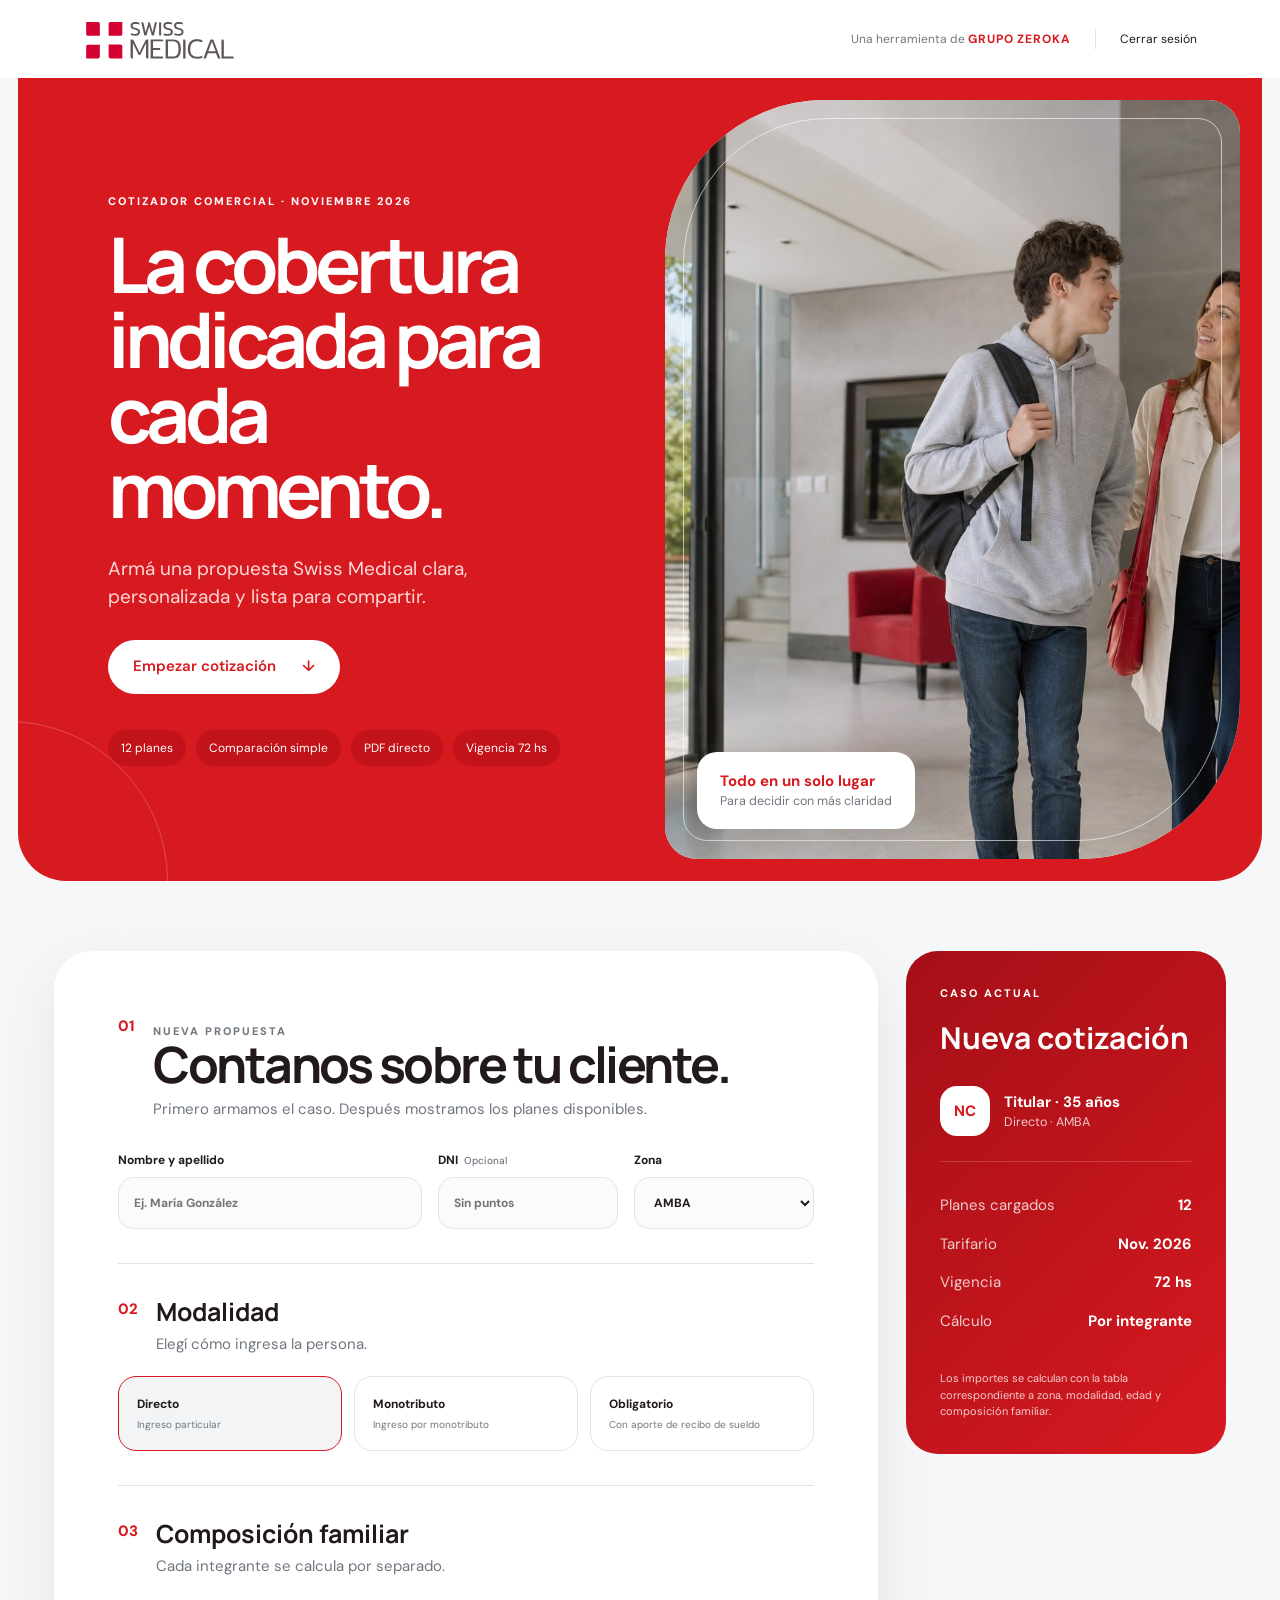
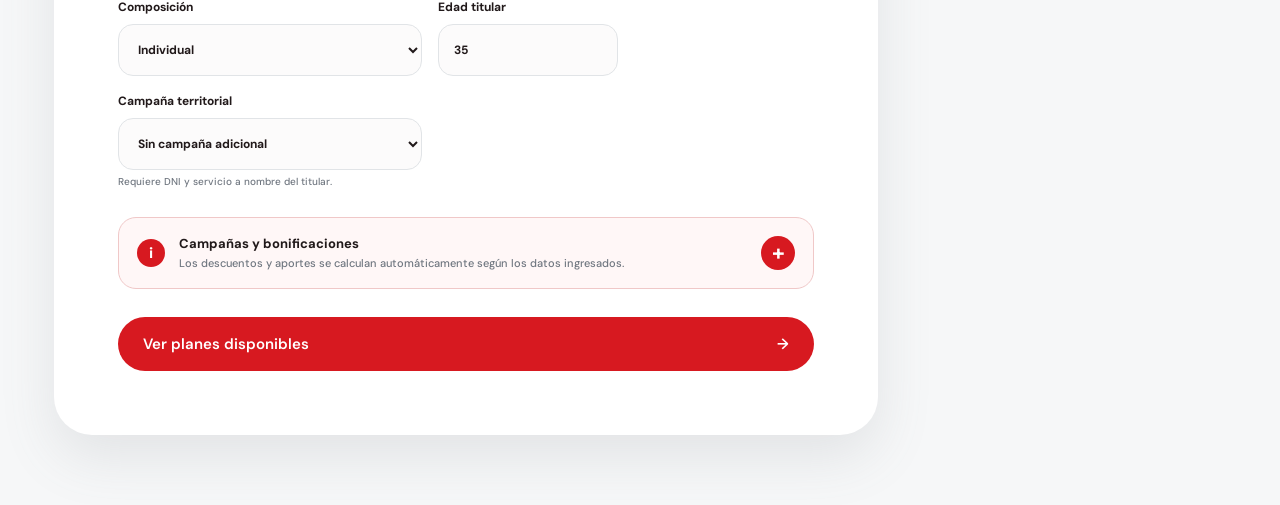
<file: index.html>
<!doctype html>
<html lang="es">
<head>
  <meta charset="utf-8">
  <meta name="viewport" content="width=device-width,initial-scale=1">
  <meta name="theme-color" content="#d71920">
  <title>Cotizador Swiss Medical · Grupo Zeroka</title>
  <link rel="stylesheet" href="css/styles.css">
  <link rel="stylesheet" href="css/final-audit.css">
  <link rel="stylesheet" href="css/quote-reference.css">
  <link rel="stylesheet" href="css/ui-corrections.css">
</head>
<body>
  <header class="site-header">
    <a class="brand brand--official" href="#inicio" aria-label="Swiss Medical Medicina Privada"><img src="assets/images/swiss-medical-logo.svg" alt="" width="166" height="56"></a>
    <div class="header-actions"><span>Una herramienta de <b>GRUPO ZEROKA</b></span><button id="logoutButton" class="link-button">Cerrar sesión</button></div>
  </header>

  <main>
    <section class="hero" id="inicio">
      <div class="hero-copy">
        <p class="eyebrow eyebrow--white">COTIZADOR COMERCIAL · NOVIEMBRE 2026</p>
        <h1>La cobertura indicada para cada momento.</h1>
        <p>Armá una propuesta Swiss Medical clara, personalizada y lista para compartir.</p>
        <button class="button button--white" data-scroll="#cotizador">Empezar cotización <span>↓</span></button>
        <div class="hero-pills"><span>12 planes</span><span>Comparación simple</span><span>PDF directo</span><span>Vigencia 72 hs</span></div>
      </div>
      <figure class="hero-image"><img src="assets/images/portal-family.jpg" alt="Familia en un hogar luminoso"><figcaption><strong>Todo en un solo lugar</strong><small>Para decidir con más claridad</small></figcaption></figure>
      <div class="hero-orbit" aria-hidden="true"></div>
    </section>

    <section class="quote-layout" id="cotizador">
      <div class="form-card">
        <div class="section-heading"><span>01</span><div><p class="eyebrow">NUEVA PROPUESTA</p><h2>Contanos sobre tu cliente.</h2><p>Primero armamos el caso. Después mostramos los planes disponibles.</p></div></div>
        <form id="quoteForm">
          <div class="field-grid field-grid--3">
            <label><span class="field-label">Nombre y apellido</span><input id="clientName" required placeholder="Ej. María González"></label>
            <label><span class="field-label">DNI <small class="field-help">Opcional</small></span><input id="clientDni" inputmode="numeric" placeholder="Sin puntos"></label>
            <label><span class="field-label">Zona</span><select id="zone"><option>AMBA</option><option>Buenos Aires Interior / Santa Fe</option><option>Córdoba</option><option>Patagonia / Salta</option><option>Resto del país</option><option>Tierra del Fuego</option></select></label>
          </div>
          <hr>
          <div class="section-heading section-heading--small"><span>02</span><div><h3>Modalidad</h3><p>Elegí cómo ingresa la persona.</p></div></div>
          <div class="choice-row" id="modalityChoices">
            <label class="choice active"><input type="radio" name="modality" value="Directo" checked><b>Directo</b><small>Ingreso particular</small></label>
            <label class="choice"><input type="radio" name="modality" value="Monotributo"><b>Monotributo</b><small>Ingreso por monotributo</small></label>
            <label class="choice"><input type="radio" name="modality" value="Relación de dependencia"><b>Obligatorio</b><small>Con aporte de recibo de sueldo</small></label>
          </div>
          <div class="field-grid field-grid--3 conditional-row" id="receiptContributionWrap" hidden>
            <label>Aporte del recibo de sueldo<input id="receiptContribution" type="number" min="0" step="0.01" inputmode="decimal" placeholder="Ej. 20000"><small class="field-help">El aporte computable se calcula automáticamente a partir del importe informado.</small></label>
          </div>
          <hr>
          <div class="section-heading section-heading--small"><span>03</span><div><h3>Composición familiar</h3><p>Cada integrante se calcula por separado.</p></div></div>
          <div class="field-grid field-grid--3">
            <label>Composición<select id="familyType"><option value="individual">Individual</option><option value="partner">Titular + pareja</option><option value="children">Titular + hijo(s)</option><option value="partner_children">Titular + pareja + hijo(s)</option></select></label>
            <label>Edad titular<input id="age" type="number" min="0" value="35" required></label>
            <label id="partnerAgeWrap" hidden>Edad pareja<input id="partnerAge" type="number" min="18" value="35"></label>
          </div>
          <div class="field-grid field-grid--3 conditional-row">
            <label id="childrenWrap" hidden>Cantidad de hijos<input id="children" type="number" min="1" step="1" value="1"></label>
            <label id="specialDiscountWrap">Campaña territorial<select id="specialDiscount"><option value="none">Sin campaña adicional</option><option value="nordelta_tigre">Nordelta / Tigre / Pilar / Escobar</option></select><small class="field-help">Requiere DNI y servicio a nombre del titular.</small></label>
          </div>
          <div id="childrenAgesWrap" class="children-ages-wrap" hidden>
            <p class="children-ages-title">Edad de cada hijo</p>
            <div id="childrenAgeFields" class="children-ages"></div>
            <small>Los hijos pueden incorporarse hasta los 25 años. De 22 a 25 años usan tarifa de hijo adicional.</small>
          </div>

          <details class="campaign-info">
            <summary>
              <span class="campaign-info-icon">i</span>
              <span class="campaign-info-copy"><b>Campañas y bonificaciones</b><small>Los descuentos y aportes se calculan automáticamente según los datos ingresados.</small></span>
              <span class="campaign-toggle" aria-hidden="true"></span>
            </summary>
            <div class="campaign-info-body">
              <p><b>Campañas vigentes por 12 meses.</b></p>
              <p>En modalidad <b>Directo</b>, los adultos reciben un 15% de bonificación y los menores de hasta 25 años y 11 meses un 50%, incluso cuando ingresan solos como titular.</p>
              <p>En modalidad <b>Obligatorio</b>, los menores de hasta 25 años y 11 meses reciben un 50% de bonificación y, a partir de los 26 años, un 15%. Además, el sistema toma el aporte informado del recibo de sueldo y descuenta automáticamente el aporte computable correspondiente.</p>
              <p>En la campaña <b>Nordelta / Tigre / Pilar / Escobar</b>, los adultos reciben un 25% y los menores un 50%.</p>
              <p><b>Monotributo</b> es la única campaña no combinable: todos los integrantes, incluidos los menores, reciben un 25%. Para esta modalidad se requieren los formularios <b>184 y 152 de ARCA</b>.</p>
              <p><b>Todas las bonificaciones, campañas y aportes se calculan y aplican automáticamente</b> según la modalidad, edad, zona y composición familiar ingresadas.</p>
            </div>
          </details>

          <button class="button button--red button--wide" type="submit"><span>Ver planes disponibles</span><span>→</span></button>
        </form>
      </div>
      <aside class="case-card">
        <p class="eyebrow eyebrow--white">CASO ACTUAL</p><h3 id="caseName">Nueva cotización</h3>
        <div class="case-person"><span id="caseInitials">SM</span><div><b id="caseComposition">Titular · 35 años</b><small id="caseMode">Directo · AMBA</small></div></div>
        <dl><div><dt>Planes cargados</dt><dd>12</dd></div><div><dt>Tarifario</dt><dd>Nov. 2026</dd></div><div><dt>Vigencia</dt><dd>72 hs</dd></div><div><dt>Cálculo</dt><dd>Por integrante</dd></div></dl>
        <p class="case-foot">Los importes se calculan con la tabla correspondiente a zona, modalidad, edad y composición familiar.</p>
      </aside>
    </section>

    <section class="plans-section" id="resultados" hidden>
      <div class="results-head"><div><p class="eyebrow">PROPUESTA PREPARADA</p><h2>Elegí el plan para tu cliente.</h2><p>Solo se muestran los planes disponibles para la zona, modalidad y edades elegidas.</p></div><button class="button button--outline" data-scroll="#cotizador">← Modificar datos</button></div>
      <div class="filters" id="planFilters"></div>
      <div class="plans-grid" id="plansGrid"></div>
    </section>

    <section class="selected-bar" id="selectedBar" hidden>
      <div><p>PLAN SELECCIONADO</p><h2 id="selectedName">SMG20</h2><small>Propuesta visual preparada</small></div>
      <div class="selected-price"><p>VALOR MENSUAL FINAL</p><strong>Elegí un plan</strong><small>Incluye lista, bonificaciones y aportes cuando corresponde</small></div>
      <div class="selected-actions"><button class="button button--ghost" data-scroll="#resultados">Cambiar</button><button class="button button--white" id="openQuote">Ver cotización →</button></div>
    </section>
  </main>

  <dialog id="quoteDialog" class="quote-dialog">
    <div class="dialog-toolbar"><div><b>Vista previa de cotización</b><small>6 páginas base · formato Swiss Medical</small></div><div><button id="printQuote" class="button button--red">Descargar PDF</button><button id="closeQuote" class="icon-button" aria-label="Cerrar">×</button></div></div>
    <div class="quote-pages" id="quotePages"></div>
  </dialog>
  <script src="js/data-demo.js"></script>
  <script src="js/tariff-nov26-update.js"></script>
  <script src="js/benefits.js"></script>
  <script src="js/quote-engine.js"></script>
  <script src="assets/vendor/html2canvas.min.js"></script>
  <script src="assets/vendor/jspdf.umd.min.js"></script>
  <script src="assets/vendor/pdf-lib.min.js"></script>
  <script src="js/app.js"></script>
  <script src="js/receipt-contribution-hotfix.js"></script>
  <script src="js/quote-reference.js"></script>
  <script src="js/pdf-from-preview.js"></script>
</body>
</html>
</file>
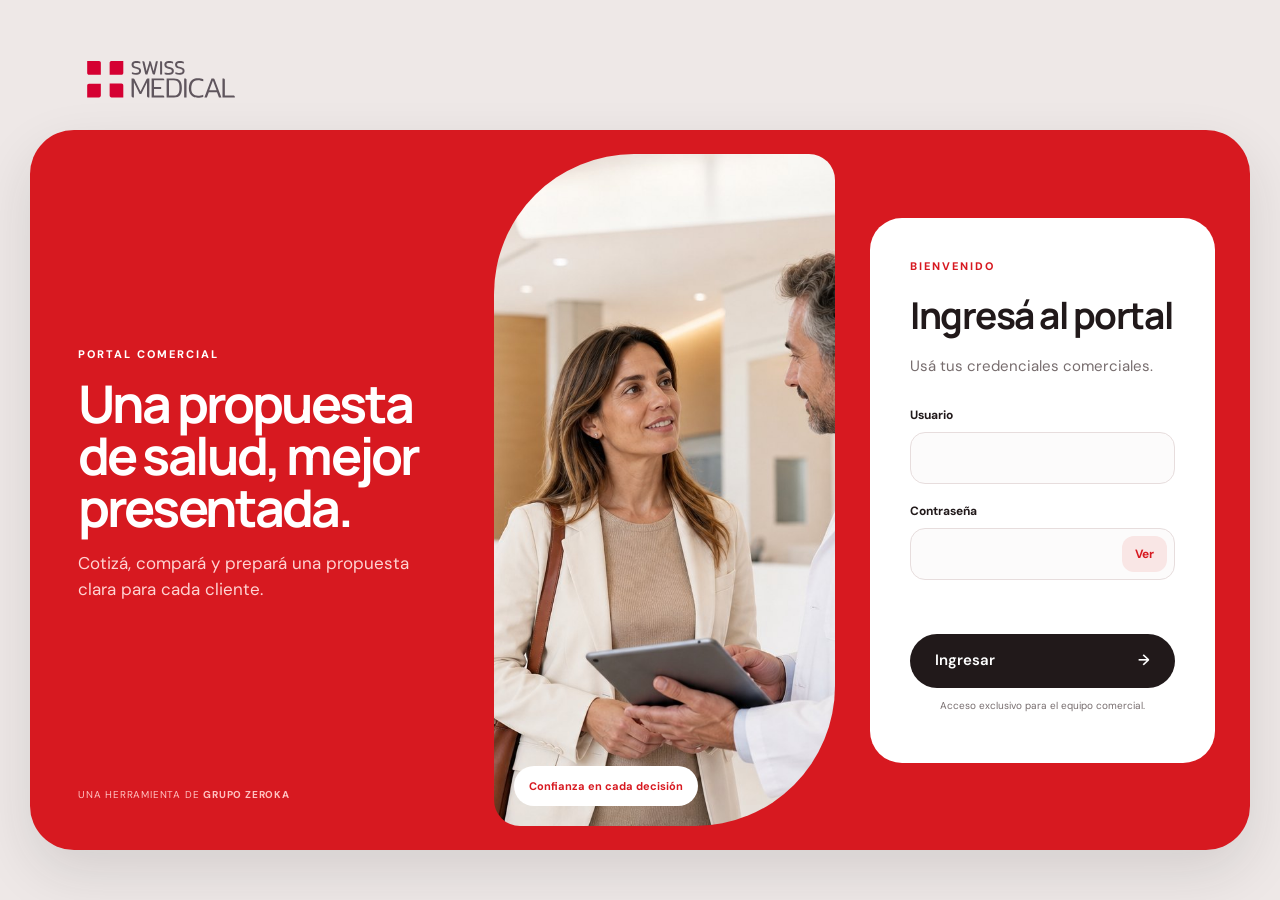
<file: login.html>
<!doctype html>
<html lang="es">
<head>
  <meta charset="utf-8">
  <meta name="viewport" content="width=device-width,initial-scale=1">
  <meta name="theme-color" content="#d71920">
  <title>Swiss Medical · Portal comercial</title>
  <link rel="stylesheet" href="css/styles.css">
</head>
<body class="login-page">
  <main class="login-shell">
    <section class="login-brand" aria-label="Presentación">
      <a class="brand brand--official brand--login" href="login.html" aria-label="Swiss Medical Medicina Privada">
        <img src="assets/images/swiss-medical-logo.svg" alt="" width="166" height="56">
      </a>
      <div class="login-copy">
        <p class="eyebrow eyebrow--white">PORTAL COMERCIAL</p>
        <h1>Una propuesta de salud, mejor presentada.</h1>
        <p>Cotizá, compará y prepará una propuesta clara para cada cliente.</p>
      </div>
      <p class="zeroka">UNA HERRAMIENTA DE <b>GRUPO ZEROKA</b></p>
    </section>
    <figure class="login-photo"><img src="assets/images/login-doctor.jpg" alt="Una asesora conversando con un médico"><figcaption>Confianza en cada decisión</figcaption></figure>
    <section class="login-card">
      <p class="eyebrow">BIENVENIDO</p>
      <h2>Ingresá al portal</h2>
      <p class="muted">Usá tus credenciales comerciales.</p>
      <form id="loginForm" autocomplete="on">
        <label>Usuario<input name="username" autocomplete="username" required></label>
        <label>Contraseña<span class="password-wrap"><input id="password" name="password" type="password" autocomplete="current-password" required><button type="button" id="showPassword">Ver</button></span></label>
        <p class="form-error" id="loginError" role="alert"></p>
        <button class="button button--dark button--wide" type="submit"><span>Ingresar</span><span>→</span></button>
      </form>
      <p class="login-note">Acceso exclusivo para el equipo comercial.</p>
    </section>
  </main>
  <script src="auth/login.js"></script>
</body>
</html>
</file>
<file: css/styles.css>
@import url('https://fonts.googleapis.com/css2?family=DM+Sans:wght@400;500;600;700&family=Manrope:wght@500;600;700;800&display=swap');
:root{--red:#d71920;--red-dark:#a50f17;--wine:#4b4b4f;--rose:#f9e6e5;--paper:#f7f5f4;--ink:#21191a;--muted:#776d6e;--line:#e7dddd;--white:#fff;--radius:38px;--shadow:0 22px 55px rgba(32,32,32,.12)}
[hidden]{display:none!important}
*{box-sizing:border-box}html{scroll-behavior:smooth}body{margin:0;background:var(--paper);color:var(--ink);font:15px/1.5 'DM Sans',sans-serif}button,input,select{font:inherit}button{cursor:pointer}img{display:block;width:100%}.brand{display:inline-flex;align-items:center;gap:12px;color:var(--red);text-decoration:none}.brand strong{display:block;font:800 20px/1 'Manrope',sans-serif;letter-spacing:-.04em}.brand small{display:block;margin-top:4px;font-size:7px;letter-spacing:.25em}.brand--white{color:#fff}.brand-mark{display:grid;grid-template-columns:repeat(2,14px);gap:3px;transform:rotate(45deg)}.brand-mark i{width:14px;height:14px;border-radius:4px;background:currentColor}.brand--official{flex:0 0 auto;line-height:0}.brand--official img{width:166px;height:56px;object-fit:contain}.site-header{height:78px;padding:0 clamp(24px,6vw,86px);display:flex;align-items:center;justify-content:space-between;background:#fff}.header-actions{display:flex;align-items:center;gap:24px;color:var(--muted);font-size:12px}.header-actions b{color:var(--red);letter-spacing:.08em}.link-button{border:0;border-left:1px solid var(--line);background:none;padding-left:24px;color:var(--ink)}
.hero{position:relative;min-height:720px;margin:0 18px;border-radius:0 0 48px 48px;overflow:hidden;background:var(--red);color:#fff;display:grid;grid-template-columns:52% 48%}.hero-copy{z-index:2;padding:clamp(70px,9vw,120px) clamp(42px,7vw,100px)}.eyebrow{margin:0 0 16px;color:var(--red);font-size:11px;font-weight:800;letter-spacing:.18em}.eyebrow--white{color:#fff}.hero h1{max-width:650px;margin:0;font:700 clamp(48px,6vw,88px)/.98 'Manrope',sans-serif;letter-spacing:-.065em}.hero-copy>p:not(.eyebrow){max-width:560px;margin:28px 0;color:#ffd9d8;font-size:19px}.hero-image{position:relative;margin:22px 22px 22px 0;overflow:hidden;border-radius:160px 32px 160px 32px;background:#fff}.hero-image img{height:100%;object-fit:cover;object-position:60% center}.hero-image:after{content:"";position:absolute;inset:18px;border:1px solid rgba(255,255,255,.6);border-radius:145px 24px 145px 24px}.hero-image figcaption{position:absolute;z-index:2;left:32px;bottom:30px;padding:18px 23px;border-radius:20px;background:#fff;color:var(--ink);box-shadow:var(--shadow)}.hero-image figcaption strong,.hero-image figcaption small{display:block}.hero-image figcaption strong{color:var(--red)}.hero-image figcaption small{color:var(--muted)}.hero-pills{display:flex;flex-wrap:wrap;gap:10px;margin-top:36px}.hero-pills span{padding:9px 13px;border-radius:999px;background:rgba(120,0,0,.22);font-size:12px}.hero-orbit{position:absolute;width:320px;height:320px;border:1px solid rgba(255,255,255,.22);border-radius:50%;left:-170px;bottom:-160px}.button{display:inline-flex;align-items:center;justify-content:space-between;gap:26px;min-height:54px;padding:0 24px;border:1px solid transparent;border-radius:999px;font-weight:600}.button--white{background:#fff;color:var(--red)}.button--red{background:var(--red);color:#fff}.button--dark{background:var(--ink);color:#fff}.button--outline{border-color:var(--line);background:#fff;color:var(--ink)}.button--ghost{border-color:rgba(255,255,255,.4);background:transparent;color:#fff}.button--wide{width:100%}
.quote-layout{display:grid;grid-template-columns:minmax(0,1fr) 320px;gap:28px;max-width:1220px;margin:70px auto;padding:0 24px}.form-card{padding:clamp(30px,5vw,64px);border-radius:var(--radius);background:#fff;box-shadow:var(--shadow)}.section-heading{display:flex;gap:18px;align-items:flex-start;margin-bottom:30px}.section-heading>span{color:var(--red);font-weight:800}.section-heading h2{margin:0;font:700 clamp(30px,4vw,50px)/1.02 'Manrope';letter-spacing:-.05em}.section-heading h3{margin:0;font:700 25px/1.1 'Manrope'}.section-heading p{margin:8px 0 0;color:var(--muted)}.section-heading--small{margin-bottom:20px}.field-grid{display:grid;gap:16px}.field-grid--3{grid-template-columns:1.35fr .8fr .8fr}label{display:grid;gap:8px;font-size:12px;font-weight:700}input,select{width:100%;height:52px;padding:0 15px;border:1px solid var(--line);border-radius:15px;background:#fcfbfb;color:var(--ink);outline:none}input:focus,select:focus{border-color:var(--red);box-shadow:0 0 0 3px var(--rose)}hr{margin:34px 0;border:0;border-top:1px solid var(--line)}.choice-row{display:grid;grid-template-columns:repeat(3,1fr);gap:12px}.choice{position:relative;display:block;padding:18px;border:1px solid var(--line);border-radius:18px}.choice input{position:absolute;opacity:0}.choice b,.choice small{display:block}.choice small{margin-top:4px;color:var(--muted);font-weight:400}.choice.active{border-color:var(--red);background:var(--rose)}.notice{display:flex;gap:12px;margin:28px 0;padding:16px;border-radius:16px;background:#f5f1f0;color:var(--muted);font-size:12px}.notice>span{display:grid;place-items:center;flex:0 0 26px;height:26px;border-radius:50%;background:var(--red);color:#fff;font-weight:800}.notice p{margin:0}.notice b{color:var(--ink)}.case-card{position:sticky;top:24px;align-self:start;padding:34px;border-radius:32px;background:var(--wine);color:#fff}.case-card h3{margin:0 0 28px;font:700 30px 'Manrope'}.case-person{display:flex;align-items:center;gap:14px;padding-bottom:25px;border-bottom:1px solid rgba(255,255,255,.16)}.case-person>span{display:grid;place-items:center;width:50px;height:50px;border-radius:17px;background:#fff;color:var(--red);font-weight:800}.case-person b,.case-person small{display:block}.case-person small{color:#d2d2d2}.case-card dl{margin:24px 0}.case-card dl div{display:flex;justify-content:space-between;padding:8px 0}.case-card dt{color:#d2d2d2}.case-card dd{margin:0;font-weight:700}.case-foot{margin:30px 0 0;color:#bfc0c2;font-size:11px}
.plans-section{padding:50px max(24px,4vw) 130px;background:#fff}.results-head{display:flex;align-items:end;justify-content:space-between;gap:30px;max-width:1400px;margin:0 auto 36px}.results-head h2{margin:0;font:700 clamp(36px,5vw,65px)/1 'Manrope';letter-spacing:-.055em}.results-head p:not(.eyebrow){color:var(--muted)}.filters{display:flex;flex-wrap:wrap;gap:9px;max-width:1400px;margin:0 auto 24px}.filter{padding:10px 16px;border:1px solid var(--line);border-radius:999px;background:#fff;color:var(--muted)}.filter.active{border-color:var(--red);background:var(--red);color:#fff}.plans-grid{display:grid;grid-template-columns:repeat(4,1fr);gap:18px;max-width:1400px;margin:auto}.plan-card{min-height:330px;padding:28px;border:1px solid var(--line);border-radius:28px;background:#fff;display:flex;flex-direction:column;transition:.2s}.plan-card:hover{transform:translateY(-4px);box-shadow:var(--shadow)}.plan-card.featured{background:var(--red);color:#fff;border-color:var(--red)}.plan-top{display:flex;justify-content:space-between;gap:12px}.plan-card h3{margin:0;font:800 34px 'Manrope';letter-spacing:-.05em}.tag{height:max-content;padding:7px 10px;border-radius:999px;background:var(--rose);color:var(--red);font-size:10px;font-weight:800}.featured .tag{background:#fff;color:var(--red)}.plan-family{color:var(--muted)}.featured .plan-family{color:#ffd1d0}.plan-price{margin:auto 0 22px}.plan-price small,.plan-price strong{display:block}.plan-price small{color:var(--muted)}.featured .plan-price small{color:#ffd1d0}.plan-price strong{font:700 27px 'Manrope'}.plan-card .button{width:100%}.featured .button{background:#fff;color:var(--red)}.selected-bar{position:relative;z-index:8;display:grid;grid-template-columns:1fr 1fr auto;align-items:center;gap:30px;padding:34px max(35px,6vw);background:var(--wine);color:#fff}.selected-bar p{margin:0;color:#c9c9cb;font-size:10px}.selected-bar h2{margin:4px 0;font:700 38px 'Manrope'}.selected-bar small{color:#c9c9cb}.selected-price strong,.selected-price small{display:block}.selected-price strong{font:700 35px 'Manrope'}.selected-actions{display:flex;gap:10px}
.quote-dialog{width:min(1200px,96vw);height:95vh;padding:0;border:0;border-radius:26px;background:#eae4e3;box-shadow:0 30px 90px rgba(0,0,0,.35)}.quote-dialog::backdrop{background:rgba(18,18,18,.72)}.dialog-toolbar{position:sticky;top:0;z-index:5;display:flex;align-items:center;justify-content:space-between;gap:20px;padding:14px 20px;background:#fff;border-bottom:1px solid var(--line)}.dialog-toolbar b,.dialog-toolbar small{display:block}.dialog-toolbar small{color:var(--muted)}.dialog-toolbar>div:last-child{display:flex;gap:10px}.icon-button{width:52px;border:0;border-radius:999px;background:var(--paper);font-size:26px}.quote-pages{padding:30px}.quote-page{position:relative;width:794px;min-height:1123px;margin:0 auto 28px;overflow:hidden;background:#fff;box-shadow:0 12px 34px rgba(35,35,35,.12);page-break-after:always}.quote-cover{background:var(--red);color:#fff}.quote-logo{position:absolute;left:58px;top:52px}.quote-cover-copy{position:absolute;left:58px;top:230px;width:620px}.quote-cover h1{margin:0;font:700 66px/.97 'Manrope';letter-spacing:-.06em}.quote-cover p{font-size:20px;color:#ffd4d3}.cover-card{position:absolute;left:58px;right:58px;bottom:76px;padding:30px;border-radius:28px;background:#fff;color:var(--ink);display:grid;grid-template-columns:1fr 1fr}.cover-card small,.cover-card strong{display:block}.cover-card strong{font:700 30px 'Manrope'}.cover-card>div:last-child{padding-left:28px;border-left:1px solid var(--line)}.quote-circle{position:absolute;width:360px;height:360px;right:-110px;top:-130px;border-radius:50%;background:#fff;opacity:.13}.quote-content{padding:58px}.quote-content h2{margin:20px 0 35px;font:700 50px/1 'Manrope';letter-spacing:-.05em}.quote-metrics{display:grid;grid-template-columns:1fr 1fr;gap:16px}.metric{padding:25px;border-radius:24px;background:var(--rose)}.metric strong{display:block;color:var(--red);font:800 35px 'Manrope'}.coverage-list{border-top:1px solid var(--line)}.coverage-row{display:grid;grid-template-columns:1fr 150px;gap:20px;padding:17px 0;border-bottom:1px solid var(--line)}.coverage-row span:last-child{color:var(--red);font-weight:700}.quote-footer{position:absolute;left:58px;right:58px;bottom:35px;display:flex;justify-content:space-between;color:var(--muted);font-size:10px}.quote-close{display:grid;place-items:center;background:var(--wine);color:#fff;text-align:center}.quote-close .brand{color:#fff;transform:scale(1.5);margin-bottom:55px}.quote-close h2{max-width:600px;margin:0;font:700 62px/1 'Manrope';letter-spacing:-.06em}.quote-close p{font-size:19px;color:#d6d6d8}.close-shape{position:absolute;width:360px;height:360px;border-radius:45% 55% 60% 40%;background:var(--red)}.close-shape.one{left:-220px;top:-140px}.close-shape.two{right:-220px;bottom:-170px}
.login-page{min-height:100vh;display:grid;place-items:center;padding:104px 24px 24px;background:#eee8e7}.login-shell{position:relative;width:min(1220px,100%);min-height:720px;display:grid;grid-template-columns:38% 28% 34%;border-radius:44px;background:var(--red);box-shadow:var(--shadow)}.login-brand{display:flex;flex-direction:column;padding:48px;color:#fff}.brand--login{position:absolute;top:-80px;left:48px;padding:0;background:transparent}.login-copy{margin:auto 0}.login-copy h1{margin:0;font:700 52px/1 'Manrope';letter-spacing:-.055em}.login-copy>p:last-child{color:#ffd3d2;font-size:17px}.zeroka{margin:0;color:#ffc2c1;font-size:10px;letter-spacing:.08em}.login-photo{position:relative;margin:24px 0;overflow:hidden;border-radius:140px 26px 140px 26px}.login-photo img{height:100%;object-fit:cover;object-position:63% center}.login-photo figcaption{position:absolute;bottom:20px;left:20px;padding:12px 15px;border-radius:999px;background:#fff;color:var(--red);font-size:11px;font-weight:700}.login-card{align-self:center;margin:35px;padding:40px;border-radius:32px;background:#fff}.login-card h2{margin:0;font:700 37px 'Manrope';letter-spacing:-.04em}.muted{color:var(--muted)}.login-card form{display:grid;gap:18px;margin-top:28px}.password-wrap{position:relative}.password-wrap button{position:absolute;right:8px;top:8px;height:36px;padding:0 13px;border:0;border-radius:12px;background:var(--rose);color:var(--red);font-weight:700}.form-error{min-height:18px;margin:0;color:var(--red);font-size:12px}.login-note{text-align:center;color:var(--muted);font-size:10px}
@media(max-width:1000px){.hero{grid-template-columns:1fr;min-height:auto}.hero-image{height:520px;margin:0 22px 22px}.quote-layout{grid-template-columns:1fr}.case-card{position:static}.plans-grid{grid-template-columns:repeat(2,1fr)}.login-shell{grid-template-columns:1fr 1fr}.login-photo{display:none}.login-card{margin:30px}.selected-bar{grid-template-columns:1fr 1fr}.selected-actions{grid-column:1/-1}}
@media(max-width:680px){.site-header{height:68px;padding:0 18px}.site-header .brand--official img{width:145px;height:auto}.header-actions>span{display:none}.hero{margin:0;border-radius:0 0 32px 32px}.hero-copy{padding:58px 24px 30px}.hero h1{font-size:48px}.hero-copy>p:not(.eyebrow){font-size:16px}.hero-image{height:360px;margin:0 12px 12px;border-radius:90px 20px 90px 20px}.quote-layout{margin:35px auto;padding:0 12px}.form-card{padding:28px 20px}.field-grid--3,.choice-row{grid-template-columns:1fr}.results-head{display:block}.results-head .button{margin-top:18px}.plans-grid{grid-template-columns:1fr}.selected-bar{grid-template-columns:1fr;padding:28px 22px}.selected-actions{grid-column:auto}.quote-dialog{width:100vw;height:100vh;border-radius:0}.quote-pages{padding:12px;overflow:auto}.quote-page{transform-origin:top left;transform:scale(.43);margin-bottom:-620px}.dialog-toolbar{align-items:flex-start}.dialog-toolbar small{display:none}.login-page{padding:78px 0 0;background:#fff}.login-shell{min-height:calc(100vh - 78px);grid-template-columns:1fr;border-radius:0}.login-brand{min-height:430px;padding:32px}.brand--login{top:-67px;left:24px}.brand--login img{width:145px;height:auto}.login-copy h1{font-size:46px}.login-card{margin:-45px 18px 28px;z-index:2;padding:28px}.login-copy{margin:65px 0}.hero-pills{margin-bottom:8px}}
@media print{body>*:not(.quote-dialog){display:none!important}.quote-dialog{display:block!important;position:static;width:auto!important;height:auto!important;max-height:none!important;overflow:visible!important;background:#fff}.dialog-toolbar{display:none}.quote-pages{padding:0!important;overflow:visible!important}.quote-page{margin:0;box-shadow:none;break-after:page;page-break-after:always}@page{size:A4;margin:0}}

/* Páginas internas de la cotización: composición editorial y lectura comercial. */
.quote-network{background:#fbf7f6}.quote-network:before{content:"";position:absolute;left:-235px;bottom:112px;width:480px;height:480px;border-radius:50%;background:var(--rose);opacity:.85}.network-photo{position:absolute;z-index:1;top:0;right:0;width:43%;height:55%;overflow:hidden;border-radius:0 0 0 120px}.network-photo:after{content:"";position:absolute;inset:18px;border:1px solid rgba(255,255,255,.7);border-radius:0 0 0 100px}.network-photo img{height:100%;object-fit:cover;object-position:70% center}.network-copy{position:relative;z-index:1;width:66%;padding:74px 0 0 58px}.network-copy h2{max-width:455px;margin:15px 0 18px;font:700 52px/.98 'Manrope';letter-spacing:-.06em}.network-copy>p:not(.eyebrow){max-width:400px;margin:0;color:var(--muted);font-size:16px}.quote-metrics--editorial{margin-top:42px;max-width:500px;gap:12px}.quote-metrics--editorial .metric{min-height:110px;padding:18px;background:#fff;box-shadow:0 10px 25px rgba(45,45,45,.07)}.quote-metrics--editorial .metric strong{font-size:31px}.network-note{position:absolute;z-index:2;left:58px;right:58px;bottom:83px;display:flex;align-items:center;gap:20px;padding:21px 24px;border-radius:20px;background:var(--wine);color:#fff}.network-note b{font:700 16px 'Manrope'}.network-note span{padding-left:20px;border-left:1px solid rgba(255,255,255,.3);color:#d7d7d9;font-size:12px}.quote-benefits{display:grid;grid-template-columns:30% 70%;background:#fff}.benefits-aside{position:relative;display:flex;flex-direction:column;padding:61px 32px;background:var(--wine);color:#fff;overflow:hidden}.benefits-aside>p{margin:0;color:#d2d2d4;font-size:10px;letter-spacing:.14em}.benefits-aside>strong{margin:10px 0;font:800 48px/.9 'Manrope';letter-spacing:-.06em}.benefits-aside>span{color:#dadadc;font-size:14px}.benefits-aside-mark{position:absolute;right:-40px;top:245px;color:rgba(255,255,255,.1);font:800 170px/1 'Manrope';letter-spacing:-.1em}.benefits-aside small{position:relative;z-index:1;margin-top:auto;color:#c8c8ca;font-size:11px}.benefits-main{padding:61px 48px}.benefits-main h2{margin:13px 0;font:700 45px/1 'Manrope';letter-spacing:-.055em}.benefits-intro{max-width:470px;margin:0 0 28px;color:var(--muted);font-size:14px}.benefit-grid{display:grid;grid-template-columns:1fr 1fr;gap:12px}.benefit-grid article{min-height:142px;padding:18px;border:1px solid var(--line);border-radius:19px;background:#fff}.benefit-grid article span{color:var(--red);font-size:11px;font-weight:800}.benefit-grid h3{margin:12px 0 5px;font:700 18px 'Manrope';letter-spacing:-.04em}.benefit-grid p{margin:0;color:var(--muted);font-size:12px;line-height:1.4}.benefits-callout{display:flex;gap:11px;margin-top:22px;padding:16px;border-radius:16px;background:var(--rose);font-size:11px}.benefits-callout>span{display:grid;place-items:center;flex:0 0 23px;height:23px;border-radius:50%;background:var(--red);color:#fff;font-weight:800}.benefits-callout p{margin:0;color:#6d5153}.benefits-callout b{color:var(--ink)}
</file>
<file: css/final-audit.css>
:root{--wine:#8e959d;--rose:#f2f4f6;--paper:#f6f7f8;--muted:#707780;--line:#e1e4e7;--shadow:0 22px 55px rgba(105,112,120,.14)}

.field-help{display:block;color:var(--muted);font-size:10px;font-weight:500;margin-top:-4px}.conditional-row{margin-top:16px}.children-ages-wrap{margin-top:18px;padding:18px;border:1px solid var(--line);border-radius:18px;background:#fcfbfb}.children-ages-title{margin:0 0 12px;font-weight:800}.children-ages{display:grid;grid-template-columns:repeat(4,minmax(0,1fr));gap:12px}.children-ages-wrap>small{display:block;margin-top:10px;color:var(--muted)}
.quote-validity{font-size:13px!important;color:#fff!important;opacity:.85}.coverage-row--aporte{background:#fff7f6;padding-left:10px;padding-right:10px;border-radius:12px}.technical-page-inner{padding:58px}.quote-technical h2{margin:0 0 10px;font:700 54px/1 'Manrope';letter-spacing:-.05em}.technical-intro{max-width:650px;color:var(--muted);font-size:15px}.technical-head{display:flex;flex-wrap:wrap;gap:8px;margin:26px 0}.technical-head span{padding:8px 12px;border-radius:999px;background:var(--rose);color:var(--red);font-size:11px;font-weight:800}.technical-grid{display:grid;grid-template-columns:1fr 1fr;gap:12px}.technical-grid article{min-height:104px;padding:16px;border:1px solid var(--line);border-radius:18px;background:#fff}.technical-grid article b{display:block;color:var(--red);font-size:10px;letter-spacing:.12em}.technical-grid article p{margin:8px 0 0;font-size:12px;line-height:1.45}.plan-card{min-height:340px}.plan-price small:last-child{min-height:38px}.plan-card.featured{background:#fff;color:inherit;border-color:var(--line)}.featured .plan-family,.featured .plan-price small{color:var(--muted)}.featured .tag{background:var(--rose);color:var(--red)}.featured .button{background:var(--red);color:#fff}

/* Ajustes visuales de la propuesta exportada: menos zoom en la foto editorial y cierre más aireado. */
.quote-network .network-photo{background:#f4eeed;overflow:hidden}
.quote-network .network-photo img{transform:scale(.88);transform-origin:center center;object-position:58% center;border-radius:26px}
.quote-close .brand{margin-bottom:76px}
.quote-close h2{max-width:640px;margin:0 0 30px;font-size:58px;line-height:1.08;letter-spacing:-.055em}
.quote-close p{max-width:620px;margin:0 0 26px;font-size:18px;line-height:1.55}
.quote-close small{display:block;max-width:620px;margin:0 auto;line-height:1.65}

@media(max-width:1000px){.children-ages{grid-template-columns:repeat(2,minmax(0,1fr))}.technical-grid{grid-template-columns:1fr}}
@media(max-width:680px){.children-ages{grid-template-columns:1fr}.field-grid--3{grid-template-columns:1fr}.choice-row{grid-template-columns:1fr}.technical-page-inner{padding:34px}.quote-technical h2{font-size:40px}}
</file>
<file: css/quote-reference.css>
.quote-page.ref-page{width:794px;height:1123px;min-height:1123px;box-sizing:border-box;position:relative;overflow:hidden;background:#fff;font-family:Arial,Helvetica,sans-serif;color:#443c43}.ref-page *{box-sizing:border-box}.ref-pattern{position:absolute;inset:0;background:#c71e20;background-image:radial-gradient(circle at 8% 12%,#e5221c 0 12%,transparent 12.2%),radial-gradient(circle at 87% 11%,#9f1d23 0 15%,transparent 15.2%),radial-gradient(circle at 21% 43%,#e5221c 0 13%,transparent 13.2%),radial-gradient(circle at 96% 50%,#a51a20 0 16%,transparent 16.2%),radial-gradient(circle at 74% 77%,#e5221c 0 16%,transparent 16.2%),radial-gradient(circle at 13% 88%,#a51a20 0 17%,transparent 17.2%),linear-gradient(90deg,rgba(108,20,24,.22) 0 12%,transparent 12% 26%,rgba(108,20,24,.18) 26% 40%,transparent 40% 58%,rgba(108,20,24,.16) 58% 70%,transparent 70% 84%,rgba(108,20,24,.16) 84%)}
.ref-brand{display:flex;align-items:center;gap:12px;color:#5e555b}.ref-brand--white{color:#fff}.ref-brand-mark{display:grid;grid-template-columns:repeat(2,24px);grid-template-rows:repeat(2,24px);gap:6px}.ref-brand-mark i{display:block;background:#e0003b}.ref-brand--white .ref-brand-mark i{background:#fff}.ref-brand-copy{display:flex;flex-direction:column;line-height:.82}.ref-brand-copy strong{font-size:31px;font-weight:400;letter-spacing:-1.4px}.ref-brand-copy strong+strong{font-size:34px}
.ref-cover-panel{position:absolute;left:37px;right:40px;top:40px;bottom:42px;background:#ef1d17;border-radius:0 0 170px 0;padding:145px 67px 70px;color:#fff}.ref-cover-copy h1{margin:0;font-size:74px;line-height:.955;letter-spacing:-3.2px;font-weight:700}.ref-cover-copy h2{margin:39px 0 0;font-size:31px;line-height:1.08;letter-spacing:-.8px;font-weight:700}.ref-cover-logo{position:absolute;left:67px;bottom:125px}.ref-cover-logo .ref-brand-mark{grid-template-columns:repeat(2,20px);grid-template-rows:repeat(2,20px);gap:5px}.ref-cover-logo .ref-brand-copy strong{font-size:25px}.ref-cover-logo .ref-brand-copy strong+strong{font-size:28px}
.ref-network--image{background:#b3a3a0;padding:0}.ref-network--image img{width:100%;height:100%;object-fit:fill;display:block}.ref-intro-original{background:#fff}.ref-intro-original img{display:block;width:100%;height:100%;object-fit:contain;object-position:center}
.ref-summary{background:#c61e1f}.ref-summary-svg{display:block;width:100%;height:100%}.ref-summary-panel{position:absolute;left:58px;right:58px;top:39px;bottom:39px;background:#efe0df;border-radius:0 0 86px 0;padding:152px 60px 128px}.ref-summary-title{position:absolute;left:0;top:0;width:530px;height:110px;padding:0 80px;background:#d5221d;border-radius:0 0 38px 0;color:#fff;display:flex;align-items:center;gap:8px;font-size:30px;letter-spacing:.1px}.ref-summary-title span{font-weight:400}.ref-summary-title b{font-size:31px}.ref-summary-plan{text-align:center;height:118px;display:flex;flex-direction:column;justify-content:center}.ref-summary-plan span{display:block;font-size:20px;line-height:1;letter-spacing:.3px}.ref-summary-plan strong{display:block;margin-top:3px;font-size:56px;line-height:.9;color:#403940;font-weight:700}.ref-summary-table{width:100%;border:1px solid rgba(91,75,78,.18);border-bottom:0}.ref-summary-pair{margin:0}.ref-summary-pair>b{height:31px;display:flex;align-items:center;justify-content:center;background:#c4b4b1;text-align:center;padding:0 12px;font-size:24px;line-height:1;font-weight:700}.ref-summary-pair>span{height:34px;display:flex;flex-direction:column;align-items:center;justify-content:center;text-align:center;padding:0 12px;font-size:25px;line-height:1;font-weight:400;background:#efe0df}.ref-summary-pair--promo>span{height:45px}.ref-summary-pair small{display:block;font-size:11px;line-height:1.05;margin-top:2px;font-weight:400}.ref-summary-total{text-align:center;border-bottom:1px solid rgba(91,75,78,.18)}.ref-summary-total b{height:37px;display:flex;align-items:center;justify-content:center;background:#ef2118;color:#fff;padding:0;font-size:25px;line-height:1;font-weight:700}.ref-summary-total strong{height:48px;display:flex;align-items:center;justify-content:center;padding:0;font-size:31px;line-height:1;background:#efe0df}.ref-summary-note{position:absolute;left:60px;right:60px;bottom:78px;margin:0;font-size:11.5px;line-height:1.18;color:#50484d}.ref-summary-logo{position:absolute;left:0;right:0;bottom:24px;display:flex;justify-content:center}.ref-summary-logo .ref-brand-mark{grid-template-columns:repeat(2,17px);grid-template-rows:repeat(2,17px);gap:4px}.ref-summary-logo .ref-brand-copy strong{font-size:22px}.ref-summary-logo .ref-brand-copy strong+strong{font-size:25px}
.ref-family-detail{background:#efe0df;padding:54px 46px 64px}.ref-family-head{display:flex;align-items:end;justify-content:space-between;border-bottom:5px solid #e1251c;padding-bottom:14px;margin-bottom:18px}.ref-family-head span{font-size:31px;font-weight:700}.ref-family-head b{font-size:30px;color:#c62320}.ref-family-table-head,.ref-family-row{display:grid;grid-template-columns:1.4fr 1fr 1.25fr 1fr}.ref-family-table-head{background:#e1251c;color:#fff;font-size:14px;font-weight:700}.ref-family-table-head span{padding:11px 12px;border-right:1px solid rgba(255,255,255,.55)}.ref-family-row{min-height:70px;background:#fff;border-bottom:1px solid #ddd0ce;align-items:center}.ref-family-row>span,.ref-family-row>strong{padding:10px 12px;font-size:14px}.ref-family-row>span:not(:first-child),.ref-family-row>strong{text-align:right}.ref-family-row b,.ref-family-row small{display:block}.ref-family-row b{font-size:15px}.ref-family-row small{margin-top:3px;color:#776d6e}.ref-family-row strong{color:#c62320}.ref-family-aporte,.ref-family-total{display:flex;justify-content:space-between;align-items:center;padding:14px 16px}.ref-family-aporte{background:#f8efee;margin-top:14px}.ref-family-total{background:#e1251c;color:#fff;margin-top:8px}.ref-family-total strong{font-size:24px}.ref-family-foot{position:absolute;left:46px;bottom:30px;font-size:11px;color:#776d6e}
.ref-technical{background:#fff;padding:48px 28px 76px;color:#3f3a3d}.ref-tech-head{font-size:18px;font-weight:700;margin-bottom:12px}.ref-tech-table-head{display:grid;grid-template-columns:1fr 190px;background:#e1251c;color:#fff;font-size:15px;font-weight:700}.ref-tech-table-head span{padding:10px 14px;border-right:2px solid #fff}.ref-tech-table{font-size:12px;border-left:1px solid #e4e4e4;border-right:1px solid #e4e4e4}.ref-tech-group h3{margin:0;background:#d8d8d8;padding:8px 10px;font-size:12.5px;font-weight:700}.ref-tech-row{display:grid;grid-template-columns:1fr 180px;gap:12px;min-height:48px;padding:9px 10px;align-items:center;line-height:1.24;border-bottom:1px solid #ededed}.ref-tech-row span{padding-right:8px}.ref-tech-row b{font-weight:400;text-align:right;color:#666}.ref-tech-notes{position:absolute;left:28px;right:28px;bottom:44px;font-size:10px;line-height:1.35;color:#595257;border-top:1px solid #ddd;padding-top:8px}.ref-tech-footer{position:absolute;bottom:18px;right:28px;font-size:10px;color:#7c7378}
@media(max-width:860px){.quote-pages{overflow-x:auto}.quote-page.ref-page{width:794px;height:1123px;min-height:1123px}}
</file>
<file: css/ui-corrections.css>
.field-label{display:flex;align-items:baseline;gap:6px;min-height:18px}.field-label .field-help{font-weight:500;color:var(--muted)}
.case-card,.selected-bar{background:linear-gradient(135deg,var(--red-dark),var(--red))!important}.case-card dt,.case-person small,.case-foot,.selected-bar p,.selected-bar small{color:rgba(255,255,255,.78)!important}
.campaign-info{margin:28px 0;border:1px solid #f0c8c8;border-radius:18px;background:#fff7f7;overflow:hidden}.campaign-info summary{list-style:none;cursor:pointer;display:flex;align-items:center;gap:14px;padding:16px 18px;color:var(--ink)}.campaign-info summary::-webkit-details-marker{display:none}.campaign-info-icon{display:grid;place-items:center;flex:0 0 28px;width:28px;height:28px;border-radius:50%;background:var(--red);color:#fff;font-weight:800}.campaign-info-copy{min-width:0;flex:1}.campaign-info-copy b{display:block;color:var(--ink);font-size:13px}.campaign-info-copy small{display:block;margin-top:2px;color:var(--muted);font-size:11px;font-weight:500}.campaign-toggle{display:grid;place-items:center;flex:0 0 34px;width:34px;height:34px;border-radius:50%;background:var(--red);color:#fff;font-size:22px;font-weight:700;line-height:1}.campaign-toggle:before{content:'+'}.campaign-info[open] .campaign-toggle:before{content:'−'}.campaign-info-body{padding:0 18px 18px 60px;color:var(--muted);font-size:12px;line-height:1.55}.campaign-info-body p{margin:0 0 10px}.campaign-info-body p:last-child{margin-bottom:0}.campaign-info-body b{color:var(--ink)}
@media(max-width:680px){.campaign-info-body{padding:0 16px 16px}.campaign-info summary{align-items:flex-start}.campaign-info-copy small{line-height:1.35}}
</file>
